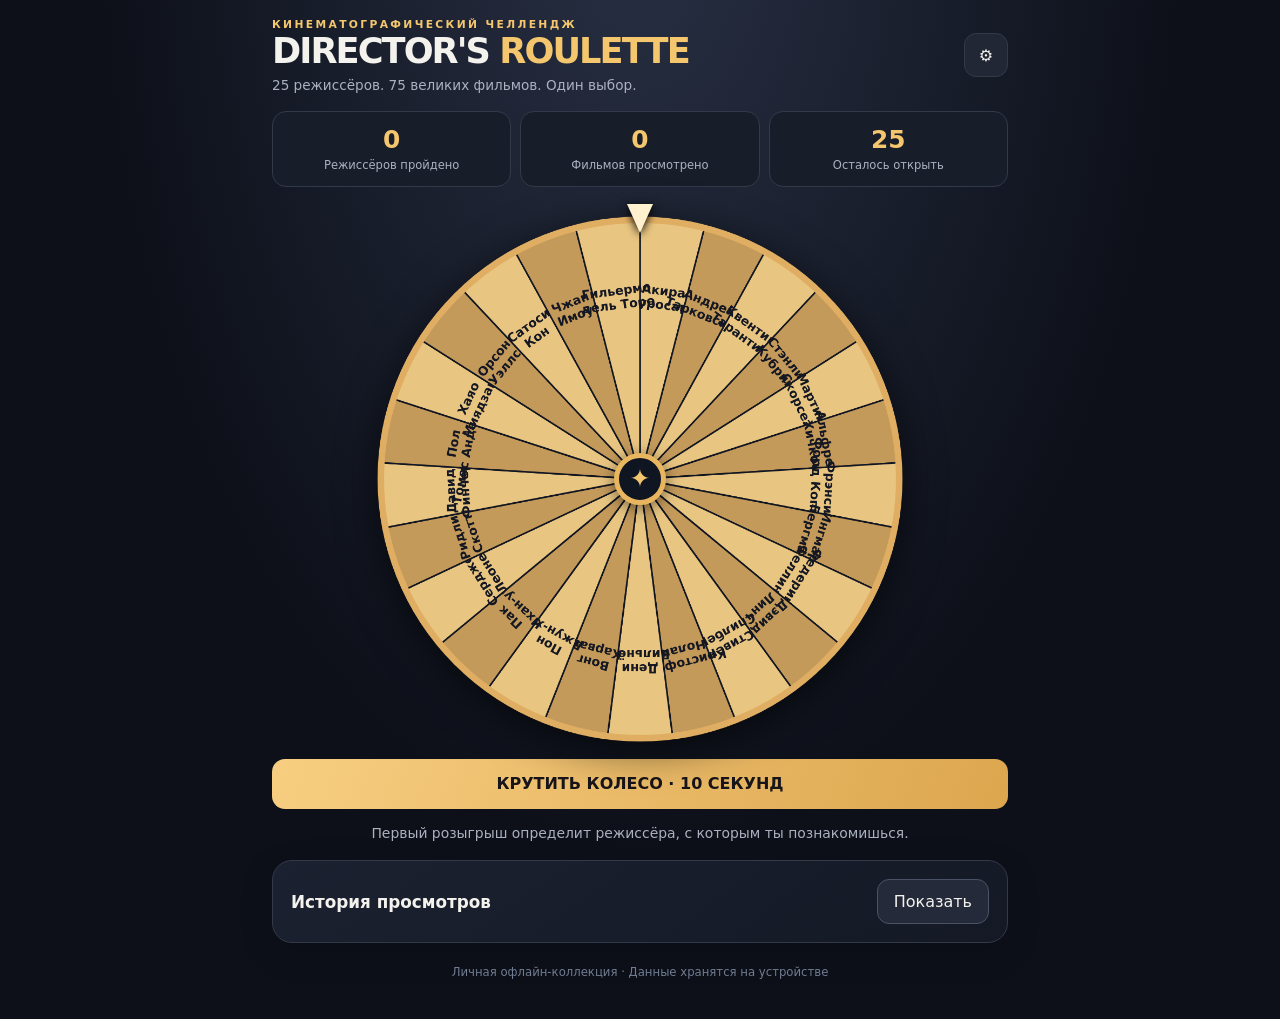
<file: directors_roulette/index.html>
<!doctype html><html lang="ru"><head><meta charset="utf-8"><meta name="viewport" content="width=device-width,initial-scale=1,viewport-fit=cover"><meta name="theme-color" content="#0d1019"><meta name="description" content="Киночеллендж: 25 режиссёров, 75 фильмов и колесо случайного выбора."><link rel="manifest" href="manifest.webmanifest"><title>Director's Roulette</title><style>
:root{color-scheme:dark;--bg:#0d1019;--panel:#171b27;--panel2:#1d2331;--line:#34394a;--gold:#f4c66d;--ink:#f4f2ed;--muted:#abb1c0;--green:#7fe1b0}*{box-sizing:border-box}html{min-height:100%;background:var(--bg)}body{margin:0;background:radial-gradient(ellipse at 50% -10%,#283044,#0d1019 60%);font-family:system-ui,-apple-system,'Segoe UI',Arial,sans-serif;color:var(--ink);min-height:100vh}button,a{font:inherit}button{cursor:pointer}button:disabled{opacity:.43;cursor:not-allowed}.app{width:min(100%,770px);margin:auto;padding:calc(18px + env(safe-area-inset-top)) 17px calc(40px + env(safe-area-inset-bottom))}header{display:flex;align-items:center;justify-content:space-between;gap:14px;margin-bottom:18px}.eyebrow{color:var(--gold);font-size:.67rem;letter-spacing:.22em;text-transform:uppercase;font-weight:800}.brand{font-size:clamp(1.55rem,6vw,2.2rem);font-weight:900;letter-spacing:-.055em;line-height:1.13}.subtitle{color:var(--muted);font-size:.85rem;margin-top:6px}button.icon{background:#222735;border:1px solid var(--line);color:var(--ink);border-radius:12px;min-width:44px;height:44px}.stats{display:grid;grid-template-columns:repeat(3,1fr);gap:9px;margin:15px 0 22px}.stat{border:1px solid var(--line);border-radius:14px;background:#181d2a;padding:13px 8px;text-align:center}.stat b{display:block;font-size:1.55rem;color:var(--gold)}.stat small{color:var(--muted);font-size:.72rem}.panel{background:linear-gradient(145deg,#1b2130,#141925);border:1px solid var(--line);border-radius:20px;padding:18px;margin-top:16px;box-shadow:0 10px 35px #0002}.wheel-shell{position:relative;width:min(100%,540px);margin:0 auto 10px;aspect-ratio:1}canvas{width:100%;height:100%;display:block;filter:drop-shadow(0 8px 20px #0009)}.pointer{position:absolute;top:-5px;left:50%;transform:translateX(-50%);width:0;height:0;border-left:13px solid transparent;border-right:13px solid transparent;border-top:29px solid #fff1cd;filter:drop-shadow(0 2px 4px #000);z-index:2}.wheel-center{position:absolute;left:50%;top:50%;transform:translate(-50%,-50%);display:grid;place-items:center;width:52px;height:52px;border-radius:50%;background:#101522;border:5px solid #e7b65e;color:var(--gold);font-size:25px;box-shadow:0 3px 15px #0008;pointer-events:none}.primary{background:linear-gradient(110deg,#f7ce81,#dca64e);color:#18151a;border:none;font-weight:800;padding:15px 18px;border-radius:13px;min-height:50px}.secondary{background:#242a39;border:1px solid #4a5265;color:var(--ink);padding:12px 16px;border-radius:12px}.danger{background:#49252d;border:1px solid #8a4654;color:#ffd5d7;padding:12px;border-radius:12px}.full{width:100%}.center{text-align:center}.hint{color:var(--muted);font-size:.87rem;line-height:1.55}.gold{color:var(--gold)}h2{font-size:1.45rem;margin:0 0 6px}h3{font-size:1.05rem;margin:20px 0 10px}p{line-height:1.64;font-size:.92rem;color:#d9dce5}.divider{border:0;border-top:1px solid var(--line);margin:20px 0}.hidden{display:none!important}.pill{display:inline-block;border:1px solid #685332;border-radius:30px;padding:5px 10px;background:#3d3324;color:#f5d08f;font-size:.75rem;font-weight:700;letter-spacing:.02em}.film{display:flex;gap:12px;align-items:flex-start;background:#222838;border:1px solid #3a4153;padding:14px 12px;border-radius:14px;margin:9px 0;cursor:pointer}.film input{accent-color:#ebbf71;width:22px;height:22px;margin:1px 0;flex:0 0 22px}.film strong{font-size:1rem}.film small{display:block;color:var(--muted);margin-top:3px;line-height:1.35}.film.watched{border-color:#44755e;background:#1b332c}.film.watched strong{text-decoration:line-through;text-decoration-color:#88b89e;color:#c8decf}.progress{height:9px;background:#3b4354;overflow:hidden;border-radius:9px;margin-top:11px}.progress>div{height:100%;width:0;background:linear-gradient(90deg,#b9914b,#f4d18d);transition:width .25s}.row{display:flex;justify-content:space-between;align-items:center;gap:10px}.link{color:var(--gold);text-decoration-color:#af8648;text-underline-offset:4px}.toast{position:fixed;bottom:20px;left:50%;transform:translateX(-50%);width:min(94vw,440px);border:1px solid #6c5938;background:#2f2b27;color:#ffdfaa;padding:12px 16px;border-radius:12px;z-index:10;text-align:center;box-shadow:0 8px 30px #0008}.history-item{border-bottom:1px solid var(--line);padding:12px 0}.history-item:last-child{border:0}.num{color:var(--gold);font-size:.75rem;font-weight:800;letter-spacing:.1em}dialog{border:1px solid var(--line);border-radius:18px;background:#202635;color:var(--ink);padding:21px;width:min(90vw,470px);box-shadow:0 25px 100px #000a}dialog::backdrop{background:#000b}.tiny{font-size:.76rem;color:var(--muted)}.finish{border:1px solid #5a7e62;background:#1b3328;padding:14px;border-radius:12px;color:#b5e9bd;margin-top:13px}.footer{text-align:center;color:#707c91;font-size:.73rem;margin-top:22px}*:focus-visible{outline:3px solid #f4c66d;outline-offset:3px}@media(prefers-reduced-motion:reduce){.progress>div{transition:none}}@media(max-width:380px){.film{padding:11px 9px}.stats{gap:6px}.app{padding-left:12px;padding-right:12px}}
</style></head><body><div class="app"><header><div><div class="eyebrow">Кинематографический челлендж</div><div class="brand">DIRECTOR'S <span class="gold">ROULETTE</span></div><div class="subtitle">25 режиссёров. 75 великих фильмов. Один выбор.</div></div><button class="icon" id="settingsBtn" aria-label="Настройки и сохранения">⚙</button></header><div class="stats"><div class="stat"><b id="doneDirectors">0</b><small>Режиссёров пройдено</small></div><div class="stat"><b id="doneFilms">0</b><small>Фильмов просмотрено</small></div><div class="stat"><b id="leftDirectors">25</b><small>Осталось открыть</small></div></div><section id="wheelSection"><div class="wheel-shell"><div class="pointer"></div><canvas id="wheel" width="1000" height="1000" role="img" aria-label="Колесо из двадцати пяти секторов с именами режиссёров"></canvas><div class="wheel-center">✦</div></div><button id="spinBtn" class="primary full">КРУТИТЬ КОЛЕСО · 10 СЕКУНД</button><p class="center hint" id="wheelHint">Первый розыгрыш определит режиссёра, с которым ты познакомишься.</p></section><section id="directorSection" class="panel hidden" aria-live="polite"><span class="pill" id="stagePill">Текущий режиссёр</span><h2 style="margin-top:13px" id="directorName"></h2><div class="hint" id="directorMeta"></div><p id="directorBio"></p><h3>Почему он важен</h3><p id="directorImpact"></p><h3>Награды и признание</h3><p id="directorHonors"></p><a id="wikiLink" class="link" target="_blank" rel="noopener noreferrer">Читать в Википедии ↗</a><hr class="divider"><div class="row"><h3 style="margin:0">Три обязательных фильма</h3><span class="pill" id="filmCounter">0 / 3</span></div><p class="hint">Отмечай после просмотра. Новый режиссёр недоступен, пока все три фильма не просмотрены.</p><div id="filmList"></div><div class="progress" aria-label="Прогресс просмотра"><div id="progressInner"></div></div><div id="completeArea" style="margin-top:18px"></div></section><section class="panel"><div class="row"><h3 style="margin:0">История просмотров</h3><button class="secondary" id="historyToggle" aria-expanded="false">Показать</button></div><div id="historyBox" class="hidden"></div></section><div class="footer">Личная офлайн-коллекция · Данные хранятся на устройстве</div></div><dialog id="settings"><h2>Настройки</h2><p class="hint">Прогресс хранится в браузере этого устройства. Создавай резервную копию перед очисткой данных браузера или переносом приложения.</p><button class="secondary full" id="exportBtn">⬇ Экспортировать сохранение</button><p><label class="secondary" style="display:block;text-align:center;cursor:pointer">⬆ Импортировать сохранение<input id="importInput" type="file" accept="application/json,.json" style="display:none"></label></p><button class="danger full" id="resetBtn">Сбросить весь прогресс</button><p style="margin-top:16px"><button class="secondary full" id="settingsClose">Закрыть</button></p></dialog><div id="toast" class="toast hidden" role="status"></div>
<script>
'use strict';
// Встроенные авторские аннотации; wiki-ссылки открываются только по желанию.
const D=[
['Акира Куросава','Япония','1910–1998','Начинал художником, затем работал ассистентом режиссёра и снял первый фильм в 1943 году. Мировое признание принесло «Расёмон».','Соединил динамичный монтаж, гуманистическую драму и самурайский эпос; повлиял на вестерны и современное приключенческое кино.','«Золотой лев» за «Расёмон»; почётный «Оскар» (1990).','Акира Куросава',[['Расёмон',1950,'Четыре взгляда на одно преступление'],['Семь самураев',1954,'Эталон приключенческого эпоса'],['Ран',1985,'Трагедия власти в самурайском мире']]],
['Андрей Тарковский','СССР','1932–1986','Учился во ВГИКе; прославился фильмом «Иваново детство». Позднее работал в Италии и Швеции.','Создал медитативный киноязык, в котором время, память, вера и пространство важнее привычного действия.','«Золотой лев» Венеции за «Иваново детство»; призы Каннского фестиваля.','Андрей Тарковский',[['Андрей Рублёв',1966,'Искусство и вера в эпоху жестокости'],['Солярис',1972,'Фантастика о памяти и вине'],['Сталкер',1979,'Путешествие в Зону и внутрь себя']]],
['Квентин Тарантино','США','1963–','Работал в видеопрокате и прославился независимым дебютом «Бешеные псы».','Узнаваемые диалоги, нелинейный сюжет, жанровые цитаты, музыкальные находки и взрывное напряжение.','Два «Оскара» за оригинальные сценарии; «Золотая пальмовая ветвь» за «Криминальное чтиво».','Квентин Тарантино',[['Бешеные псы',1992,'Криминальная история, рассказанная наизнанку'],['Криминальное чтиво',1994,'Нелинейная классика 1990-х'],['Бесславные ублюдки',2009,'Альтернативная история и саспенс']]],
['Стэнли Кубрик','США / Великобритания','1928–1999','Начинал фотографом; снимал фильмы разных жанров, предельно контролируя детали производства.','Радикально обновлял язык фантастики, хоррора, исторической драмы и сатиры.','«Оскар» за визуальные эффекты фильма «2001: Космическая одиссея»; многочисленные номинации.','Стэнли Кубрик',[['Доктор Стрейнджлав',1964,'Чёрная комедия о ядерной угрозе'],['2001 год: Космическая одиссея',1968,'Новый масштаб фантастического кино'],['Сияние',1980,'Страх, пространство и одержимость']]],
['Мартин Скорсезе','США','1942–','Вырос в Нью-Йорке, учился кино и стал ключевой фигурой Нового Голливуда.','Его кино исследует вину, насилие, веру и американские мифы через энергичный монтаж и музыку.','«Оскар» за режиссуру фильма «Отступники» (2006).','Мартин Скорсезе',[['Таксист',1976,'Одиночество и насилие большого города'],['Бешеный бык',1980,'Жестокий портрет боксёра'],['Славные парни',1990,'Виртуозная хроника мафии']]],
['Альфред Хичкок','Великобритания / США','1899–1980','Начал карьеру в британском немом кино, затем стал голливудским мастером триллера.','Научил зрителя бояться того, что ещё не случилось: монтаж, точка зрения и саспенс стали его инструментами.','Премия Ирвинга Тальберга Американской киноакадемии; пять номинаций на режиссёрский «Оскар».','Альфред Хичкок',[['Окно во двор',1954,'Подглядывание как детектив'],['Головокружение',1958,'Одержимость и иллюзии'],['Психо',1960,'Фильм, переписавший правила триллера']]],
['Фрэнсис Форд Коппола','США','1939–','Один из лидеров Нового Голливуда; создал студию American Zoetrope.','Семейная сага, власть и моральный распад в его фильмах обрели оперный размах.','Пять «Оскаров» за сценарий, режиссуру и продюсирование; две «Золотые пальмовые ветви».','Фрэнсис Форд Коппола',[['Крёстный отец',1972,'Канон гангстерской саги'],['Крёстный отец 2',1974,'Семейная трагедия через два поколения'],['Апокалипсис сегодня',1979,'Путешествие в безумие войны']]],
['Ингмар Бергман','Швеция','1918–2007','Работал в театре и кино, собрал постоянную труппу актёров.','Сделал внутренний мир человека, отношения и страх смерти предметом визуально смелого кино.','Многочисленные премии Каннского фестиваля; три его фильма получили «Оскар» за иностранный фильм.','Ингмар Бергман',[['Седьмая печать',1957,'Рыцарь играет в шахматы со Смертью'],['Персона',1966,'Личность, молчание и зеркала'],['Фанни и Александр',1982,'Семейная эпопея и волшебство детства']]],
['Федерико Феллини','Италия','1920–1993','Начинал карикатуристом и сценаристом, затем прошёл путь от неореализма к фантазии.','Превратил личные воспоминания, сны и цирковую образность в самостоятельный кинематографический мир.','Четыре «Оскара» его фильмам за иностранный фильм; почётный «Оскар».','Федерико Феллини',[['Дорога',1954,'Поэтичная притча о странствующих артистах'],['Сладкая жизнь',1960,'Рим, знаменитости и духовная пустота'],['Восемь с половиной',1963,'Фильм о невозможности снять фильм']]],
['Дэвид Линч','США','1946–2025','Изучал живопись; культовый дебют «Голова-ластик» открыл путь в большое кино.','Смешивал пригородную обыденность, кошмар, загадку и звук в совершенно особое кино.','Почётный «Оскар» (2019); «Золотая пальмовая ветвь» за «Дикие сердцем».','Дэвид Линч',[['Синий бархат',1986,'Тьма за фасадом американского городка'],['Шоссе в никуда',1997,'Лабиринт идентичности'],['Малхолланд Драйв',2001,'Голливуд как сон и кошмар']]],
['Стивен Спилберг','США','1946–','С раннего возраста снимал на камеру; в 1970-х переопределил массовое приключенческое кино.','Сочетает зрелищность с ясной драматургией и эмоциональной вовлечённостью.','Три «Оскара» за режиссуру и лучший фильм; множество наград киноиндустрии.','Стивен Спилберг',[['Челюсти',1975,'Рождение летнего блокбастера'],['Индиана Джонс: В поисках утраченного ковчега',1981,'Приключенческий идеал'],['Список Шиндлера',1993,'Историческая трагедия и человеческий выбор']]],
['Кристофер Нолан','Великобритания / США','1970–','Стал известен независимой картиной «Помни», затем перешёл к крупнобюджетному кино.','Строит зрелищные головоломки о времени, памяти, ответственности и восприятии.','«Оскар» за режиссуру «Оппенгеймера» (2023); фильм также получил «Оскар» как лучший.','Кристофер Нолан',[['Помни',2000,'Детектив с обратной хронологией'],['Начало',2010,'Ограбление внутри снов'],['Оппенгеймер',2023,'История науки, власти и вины']]],
['Дени Вильнёв','Канада','1967–','Вырос в Квебеке; перешёл от франкоязычных драм к масштабным международным постановкам.','Отличается монументальными кадрами, тревожной атмосферой и вниманием к человеческому выбору.','Номинация на «Оскар» за режиссуру «Прибытия»; фестивальное признание.','Дени Вильнёв',[['Пленницы',2013,'Моральная дилемма в детективе'],['Прибытие',2016,'Фантастика о языке и времени'],['Бегущий по лезвию 2049',2017,'Продолжение киберпанк-классики']]],
['Вонг Карвай','Гонконг','1958–','Начинал сценаристом; выработал экспрессивный стиль совместно с оператором Кристофером Дойлом и другими соавторами.','Неоновый свет, музыка, замедленное движение и чувство упущенной близости стали его подписью.','Приз Каннского фестиваля за режиссуру фильма «Счастливы вместе» (1997).','Вонг Карвай',[['Чунгкингский экспресс',1994,'Любовь и одиночество в шумном городе'],['Счастливы вместе',1997,'Непростая близость в путешествии'],['Любовное настроение',2000,'Невысказанные чувства и утраченный момент']]],
['Пон Джун-хо','Южная Корея','1969–','Начал с жанрового кино, совмещая социальную сатиру с триллерами и фантастикой.','Заставляет зрителя смеяться, ужасаться и замечать классовые границы в одном фильме.','«Золотая пальмовая ветвь» и четыре «Оскара» фильму «Паразиты».','Пон Джун-хо',[['Воспоминания об убийстве',2003,'Детектив о бессилии системы'],['Сквозь снег',2013,'Классовая аллегория в поезде'],['Паразиты',2019,'Триллер о социальном неравенстве']]],
['Пак Чхан-ук','Южная Корея','1963–','Был кинокритиком, затем создал международно известные психологические триллеры.','Его кино соединяет моральные парадоксы, яркую композицию и эмоционально сложные истории.','Гран-при Канн за «Олдбой»; приз Канн за режиссуру «Решения уйти».','Пак Чхан-ук',[['Олдбой',2003,'Месть и разрушительная тайна'],['Служанка',2016,'Изящная история обмана и любви'],['Решение уйти',2022,'Детектив, превращающийся в мелодраму']]],
['Серджо Леоне','Италия','1929–1989','Переосмыслил американский вестерн в Италии и создал культовые фильмы с музыкой Эннио Морриконе.','Изобрёл эпическую дуэль взглядов, пауз и крупных планов в спагетти-вестерне.','Международное культовое признание и огромное влияние на жанровое кино.','Серджо Леоне',[['За пригоршню долларов',1964,'Новый тип вестерна'],['Хороший, плохой, злой',1966,'Иконический спагетти-вестерн'],['Однажды на Диком Западе',1968,'Опера о конце старого Запада']]],
['Ридли Скотт','Великобритания','1937–','Начинал с телевидения и рекламы; быстро стал одним из главных создателей визуальных миров.','Соединяет реалистичные детали, мощный визуальный дизайн и жанровое напряжение.','Номинации на «Оскар» за режиссуру; «Гладиатор» получил «Оскар» за лучший фильм.','Ридли Скотт',[['Чужой',1979,'Космический хоррор'],['Бегущий по лезвию',1982,'Философский киберпанк'],['Гладиатор',2000,'Возвращение исторического эпоса']]],
['Дэвид Финчер','США','1962–','Снимал музыкальные клипы и рекламу, затем стал мастером мрачных психологических историй.','Знаменит точным монтажом, холодной эстетикой и темами контроля и одержимости.','Многократные номинации на «Оскар» за режиссуру; премии за телевизионные проекты.','Дэвид Финчер',[['Семь',1995,'Мрачный криминальный триллер'],['Бойцовский клуб',1999,'Сатира и кризис идентичности'],['Зодиак',2007,'Одержимость поиском убийцы']]],
['Пол Томас Андерсон','США','1970–','Начал с независимого кино в 1990-х, прославился сложными ансамблевыми драмами.','Работает с актёрской игрой, длинными сценами и конфликтами власти, любви и амбиций.','«Золотой медведь» Берлинале за «Магнолию»; награды Канн и Венеции.','Пол Томас Андерсон',[['Ночи в стиле буги',1997,'Взлёт и падение семьи из киноиндустрии'],['Магнолия',1999,'Судьбы, вина и прощение'],['Нефть',2007,'Портрет разрушительной амбиции']]],
['Хаяо Миядзаки','Япония','1941–','Один из основателей Studio Ghibli, аниматор и режиссёр авторских полнометражных фильмов.','Создал миры, где приключение, экология, взросление и доброта существуют без простых ответов.','«Оскары» фильмам «Унесённые призраками» и «Мальчик и птица»; почётный «Оскар».','Хаяо Миядзаки',[['Навсикая из Долины ветров',1984,'Экологическая фантазия'],['Принцесса Мононоке',1997,'Человек и природа без простых злодеев'],['Унесённые призраками',2001,'Волшебный мир и взросление']]],
['Орсон Уэллс','США','1915–1985','Заявил о себе на радио и в театре, затем дебютировал в Голливуде фильмом «Гражданин Кейн».','Переосмыслил монтаж, глубинную композицию кадра и ненадёжное повествование.','«Оскар» за сценарий «Гражданина Кейна»; почётный «Оскар».','Орсон Уэллс',[['Гражданин Кейн',1941,'Революционная биография медиамагната'],['Леди из Шанхая',1947,'Нуар и зеркальный лабиринт'],['Печать зла',1958,'Виртуозный криминальный нуар']]],
['Сатоси Кон','Япония','1963–2010','Был мангакой и аниматором; снял несколько выдающихся психологических аниме-фильмов.','Размывал границу сна и реальности, повлияв на визуальный язык психологической фантастики.','Международные фестивальные награды и культовый статус в анимации.','Сатоси Кон',[['Истинная грусть',1997,'Паранойя и цена славы'],['Актриса тысячелетия',2001,'Память через историю кино'],['Паприка',2006,'Сны, вторгшиеся в реальность']]],
['Чжан Имоу','Китай','1950–','Оператор по образованию, стал одним из ведущих режиссёров китайского кино.','Его фильмы известны выразительным цветом, масштабной хореографией и драмами о долге и власти.','«Золотой медведь» за «Красный гаолян»; «Серебряный лев» за «Подними красный фонарь»; «Золотой лев» за «Ни одним меньше».','Чжан Имоу',[['Красный гаолян',1987,'Историческая драма и яркий цвет'],['Подними красный фонарь',1991,'Власть и ритуалы замкнутого мира'],['Герой',2002,'Боевые искусства как визуальная поэзия']]],
['Гильермо дель Торо','Мексика','1964–','С юности интересовался гримом и монстрами; стал режиссёром сказочных и готических историй.','Его чудовища часто человечнее людей, а фантазия помогает говорить о жестокости и любви.','«Оскары» за режиссуру и лучший фильм «Форма воды»; «Оскар» за анимационный фильм «Пиноккио Гильермо дель Торо».','Гильермо дель Торо',[['Хребет дьявола',2001,'Готическая история о призраках и войне'],['Лабиринт Фавна',2006,'Тёмная сказка о сопротивлении'],['Форма воды',2017,'Необычная фантастическая мелодрама']]]
];
const KEY='directors-roulette-save-v1';const ids=()=>D.map((_,i)=>i);const blank=()=>({version:1,current:null,watched:{},completed:[],history:[]});let state=readSave();let spinning=false,rotation=0,historyOpen=false;const $=id=>document.getElementById(id);const N=D.length;const canvas=$('wheel'),ctx=canvas.getContext('2d');let toastTimer;
function valid(s){if(!s||s.version!==1||!Array.isArray(s.completed)||!Array.isArray(s.history)||typeof s.watched!=='object'||s.watched===null)return false;const ok=i=>Number.isInteger(i)&&i>=0&&i<N;if(s.current!==null&&!ok(s.current))return false;if(new Set(s.completed).size!==s.completed.length||!s.completed.every(ok))return false;if(s.current!==null&&s.completed.includes(s.current))return false;if(!Object.entries(s.watched).every(([k,v])=>ok(Number(k))&&Array.isArray(v)&&v.length===3&&v.every(x=>typeof x==='boolean')))return false;if(!s.history.every(h=>h&&ok(h.id)&&typeof h.date==='string'))return false;return true}
function readSave(){try{const raw=localStorage.getItem(KEY);if(!raw)return blank();const s=JSON.parse(raw);return valid(s)?s:blank()}catch(e){return blank()}}
function save(){try{localStorage.setItem(KEY,JSON.stringify(state));return true}catch(e){toast('Не удалось сохранить прогресс: проверь настройки браузера.');return false}}
function esc(s){return String(s).replace(/[&<>"']/g,c=>({'&':'&amp;','<':'&lt;','>':'&gt;','"':'&quot;',"'":'&#39;'}[c]))}
function toast(msg){$('toast').textContent=msg;$('toast').classList.remove('hidden');clearTimeout(toastTimer);toastTimer=setTimeout(()=>$('toast').classList.add('hidden'),3800)}
function drawWheel(){const w=1000,c=w/2,r=480,step=Math.PI*2/N;ctx.clearRect(0,0,w,w);ctx.save();ctx.translate(c,c);ctx.rotate(rotation);for(let i=0;i<N;i++){const a=-Math.PI/2+i*step,b=a+step,completed=state.completed.includes(i);ctx.beginPath();ctx.moveTo(0,0);ctx.arc(0,0,r,a,b);ctx.closePath();ctx.fillStyle=completed?'#313847':i%2?'#c49a5b':'#e8c581';ctx.fill();ctx.lineWidth=3;ctx.strokeStyle='#101521';ctx.stroke();ctx.save();ctx.rotate(a+step/2);ctx.translate(r*.69,0);ctx.rotate(Math.PI/2);ctx.fillStyle=completed?'#8690a0':'#151822';ctx.font='700 23px system-ui';ctx.textAlign='center';const words=D[i][0].split(' ');if(words.length>1){ctx.fillText(words[0],0,-12);ctx.fillText(words.slice(1).join(' '),0,14)}else{ctx.fillText(words[0],0,0)}ctx.restore()}ctx.beginPath();ctx.arc(0,0,r,0,Math.PI*2);ctx.lineWidth=12;ctx.strokeStyle='#e0ae63';ctx.stroke();ctx.restore()}
function refresh(){const count=state.completed.length,watched=state.completed.length*3+(state.current===null?0:(state.watched[state.current]||[]).filter(Boolean).length);$('doneDirectors').textContent=count;$('doneFilms').textContent=watched;$('leftDirectors').textContent=N-count;const active=state.current!==null;$('wheelSection').classList.toggle('hidden',active||count===N);$('directorSection').classList.toggle('hidden',!active);if(active)renderDirector();if(count===N&&!active){$('wheelSection').classList.remove('hidden');$('spinBtn').classList.add('hidden');$('wheelHint').innerHTML='<strong class="gold">Все 25 режиссёров пройдены!</strong> Ты завершил 75-фильмовый марафон. История сохранена ниже.'}else{$('spinBtn').classList.remove('hidden');$('spinBtn').disabled=spinning;$('wheelHint').textContent=spinning?'Определяем судьбу твоего следующего кинопутешествия…':'Первый розыгрыш определит режиссёра, с которым ты познакомишься.'}renderHistory();drawWheel()}
function renderDirector(){const id=state.current,d=D[id],watched=state.watched[id]||[false,false,false],cnt=watched.filter(Boolean).length;$('directorName').textContent=d[0];$('directorMeta').textContent=d[1]+' · '+d[2];$('directorBio').textContent=d[3];$('directorImpact').textContent=d[4];$('directorHonors').textContent=d[5];$('wikiLink').href='https://ru.wikipedia.org/wiki/'+encodeURIComponent(d[6].replace(/ /g,'_'));$('filmCounter').textContent=cnt+' / 3';$('progressInner').style.width=(cnt/3*100)+'%';$('filmList').innerHTML=d[7].map((f,i)=>'<label class="film '+(watched[i]?'watched':'')+'"><input type="checkbox" data-film="'+i+'" '+(watched[i]?'checked':'')+'><span><strong>'+esc(f[0])+'</strong><small>'+f[1]+' · '+esc(f[2])+'</small></span></label>').join('');$('filmList').querySelectorAll('input').forEach(el=>el.addEventListener('change',()=>{const i=Number(el.dataset.film);const old=[...(state.watched[id]||[false,false,false])];old[i]=el.checked;state.watched[id]=old;save();refresh()}));$('completeArea').innerHTML=cnt===3?'<div class="finish">✓ Все три фильма просмотрены! Можно переходить к следующему режиссёру.</div><button id="finishBtn" class="primary full" style="margin-top:12px">ЗАВЕРШИТЬ И ОТКРЫТЬ КОЛЕСО</button>':'<button class="secondary full" disabled>🔒 Следующий розыгрыш: сначала 3 фильма</button>';
if(cnt===3)$('finishBtn').addEventListener('click',()=>{if(!confirm('Завершить режиссёра и открыть следующий розыгрыш?'))return;if((state.watched[id]||[]).every(Boolean)){state.completed.push(id);state.history.push({id,date:new Date().toISOString()});state.current=null;save();refresh();window.scrollTo({top:0,behavior:'smooth'});toast('Режиссёр пройден! Следующий розыгрыш открыт.')}})}
function renderHistory(){const arr=[...state.history].reverse();$('historyToggle').textContent=historyOpen?'Скрыть':'Показать';$('historyToggle').setAttribute('aria-expanded',String(historyOpen));$('historyBox').classList.toggle('hidden',!historyOpen);$('historyBox').innerHTML=arr.length?arr.map((h,i)=>'<div class="history-item"><span class="num">'+String(arr.length-i).padStart(2,'0')+'</span> <strong>'+esc(D[h.id][0])+'</strong><div class="tiny">3 фильма · '+esc(new Date(h.date).toLocaleDateString('ru-RU'))+'</div></div>').join(''):'<p class="hint">Здесь появятся завершённые режиссёры.</p>'}
function ease(t){return 1-Math.pow(1-t,5)}
function spin(){if(spinning||state.current!==null||state.completed.length===N)return;const available=ids().filter(i=>!state.completed.includes(i));const chosen=available[Math.floor(Math.random()*available.length)];spinning=true;const base=rotation,start=performance.now(),duration=10000,step=2*Math.PI/N;const targetModulo=((-(chosen+.5)*step)%(Math.PI*2)+Math.PI*2)%(Math.PI*2);const normalized=((base%(Math.PI*2))+Math.PI*2)%(Math.PI*2);const delta=((targetModulo-normalized)%(Math.PI*2)+Math.PI*2)%(Math.PI*2);const target=base+Math.PI*2*7+delta;$('spinBtn').disabled=true;$('wheelHint').textContent='Колесо вращается…';function frame(now){const t=Math.min(1,(now-start)/duration);rotation=base+(target-base)*ease(t);drawWheel();if(t<1){requestAnimationFrame(frame)}else{rotation=target%(Math.PI*2);state.current=chosen;state.watched[chosen]=[false,false,false];spinning=false;save();refresh();toast('Выпал режиссёр: '+D[chosen][0]);$('directorSection').scrollIntoView({behavior:'smooth',block:'start'})}}requestAnimationFrame(frame)}
$('spinBtn').addEventListener('click',spin);$('historyToggle').addEventListener('click',()=>{historyOpen=!historyOpen;renderHistory()});$('settingsBtn').addEventListener('click',()=>$('settings').showModal());$('settingsClose').addEventListener('click',()=>$('settings').close());$('exportBtn').addEventListener('click',()=>{const payload=JSON.stringify({...state,exportedAt:new Date().toISOString()},null,2);const blob=new Blob([payload],{type:'application/json'}),url=URL.createObjectURL(blob),a=document.createElement('a');a.href=url;a.download='directors-roulette-save-'+new Date().toISOString().slice(0,10)+'.json';document.body.append(a);a.click();a.remove();setTimeout(()=>URL.revokeObjectURL(url),1000)});$('importInput').addEventListener('change',async e=>{const f=e.target.files[0];if(!f)return;try{if(f.size>100000)throw Error('Слишком большой файл');const s=JSON.parse(await f.text());if(!valid(s))throw Error('Неверный формат сохранения');if(confirm('Заменить текущий прогресс данными из файла?')){state={version:1,current:s.current,watched:s.watched,completed:s.completed,history:s.history};save();refresh();$('settings').close();toast('Прогресс восстановлен')}}catch(err){toast('Ошибка импорта: '+err.message)}e.target.value=''});$('resetBtn').addEventListener('click',()=>{if(!confirm('Удалить весь прогресс: 25 режиссёров и все отметки?'))return;if(!confirm('Точно сбросить? Это действие нельзя отменить без резервной копии.'))return;state=blank();save();rotation=0;refresh();$('settings').close();toast('Прогресс сброшен')});refresh();if('serviceWorker' in navigator&&location.protocol.startsWith('http'))window.addEventListener('load',()=>navigator.serviceWorker.register('./sw.js').catch(()=>{}));
</script></body></html>
</file>
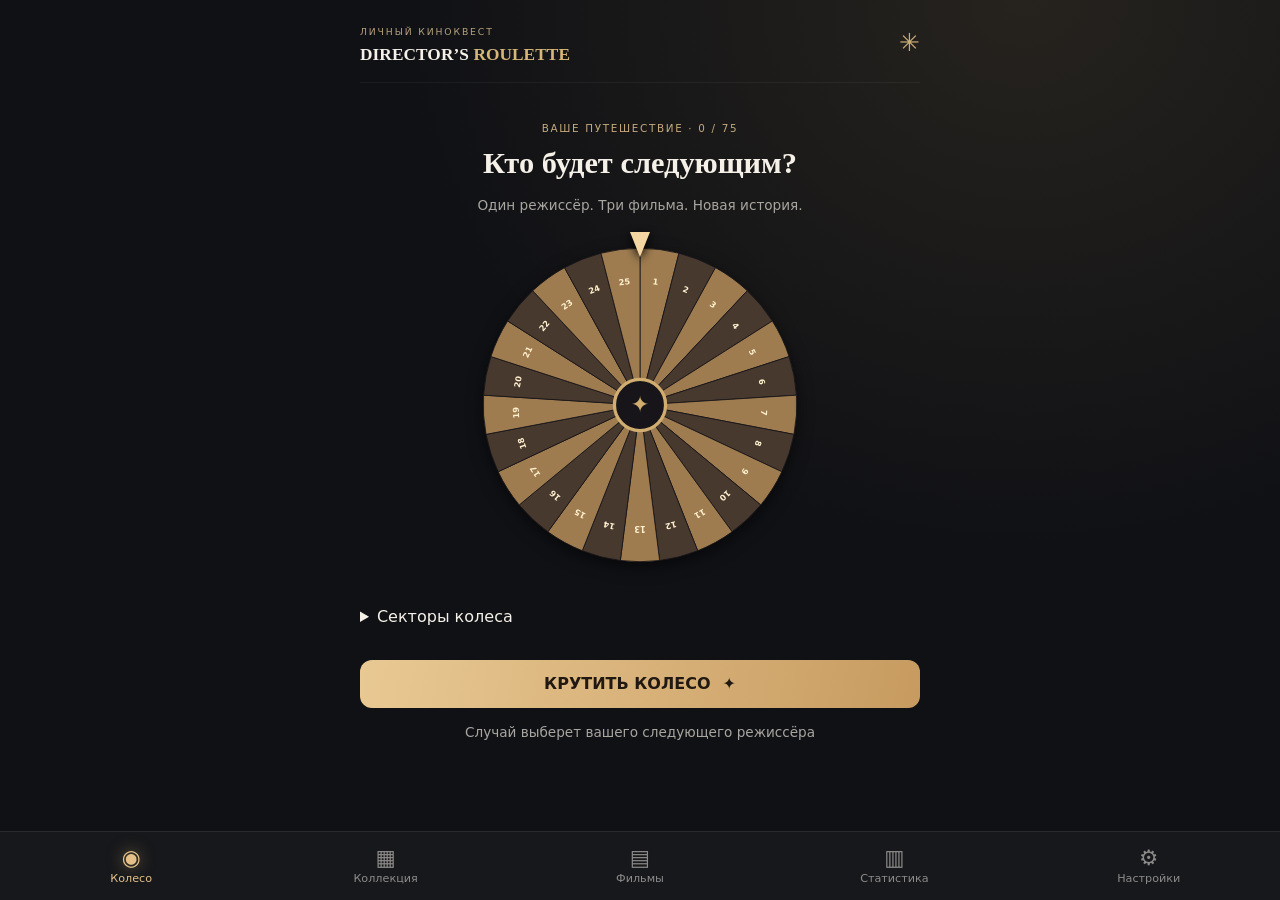
<file: app/src/main/assets/index.html>
<!doctype html><html lang="ru"><head><meta charset="utf-8"><meta name="viewport" content="width=device-width,initial-scale=1,viewport-fit=cover"><meta name="theme-color" content="#101115"><title>Director’s Roulette</title><link rel="stylesheet" href="style.css"></head><body><main><header class="app-header"><div><small>ЛИЧНЫЙ КИНОКВЕСТ</small><h1>DIRECTOR’S <em>ROULETTE</em></h1></div><span class="header-mark" aria-hidden="true">✳</span></header><section id="content"></section></main><nav class="bottom-nav" aria-label="Основная навигация"><button data-page="home"><span aria-hidden="true">◉</span><small>Колесо</small></button><button data-page="collection"><span aria-hidden="true">▦</span><small>Коллекция</small></button><button data-page="library"><span aria-hidden="true">▤</span><small>Фильмы</small></button><button data-page="stats"><span aria-hidden="true">▥</span><small>Статистика</small></button><button data-page="settings"><span aria-hidden="true">⚙</span><small>Настройки</small></button></nav><dialog id="rewardDialog" aria-labelledby="rewardTitle"></dialog><dialog id="filmDialog" aria-label="Информация о фильме"></dialog><dialog id="actionDialog" aria-labelledby="actionTitle"></dialog><script src="engine.js"></script><script src="wheel.js"></script><script src="achievements.js"></script><script src="app.js"></script></body></html>
</file>
<file: app/src/main/assets/style.css>
:root{color-scheme:dark;font:16px system-ui;background:#101015;color:#f3ece0}*{box-sizing:border-box}body{margin:0;background:radial-gradient(circle at top,#302921,#101015 48%)}main{max-width:700px;margin:auto;padding:20px 16px 60px}h1{font-family:Georgia,serif;font-size:clamp(1.7rem,7vw,2.7rem);line-height:1.1;letter-spacing:-.04em}em,small{color:#d6b778}em{font-style:normal}p{color:#c9c0b2;line-height:1.55}nav{display:flex;gap:6px;overflow-x:auto;padding:10px 0}button,select{font:inherit;color:inherit;background:#27232a;border:1px solid #625341;border-radius:12px;padding:12px;min-height:48px}button{cursor:pointer}button:disabled{opacity:.45}button.primary{background:#d1ad70;color:#17120c;font-weight:700;width:100%;border:0}.card{padding:20px;border:1px solid #4a4035;background:#1c1b20;border-radius:18px;margin:14px 0}.film{padding:16px 0;border-top:1px solid #453d34}.film button{margin:6px 6px 0 0}.wheel{width:min(76vw,320px);aspect-ratio:1;border-radius:50%;margin:20px auto;border:9px solid #c3a16a;background:repeating-conic-gradient(#8c6c46 0deg 7.2deg,#332a28 7.2deg 14.4deg);box-shadow:0 0 0 7px #302a27;display:grid;place-items:center}.wheel span{background:#17151a;border:3px solid #d1ad70;border-radius:50%;padding:26px;color:#d1ad70}h2,h3{font-family:Georgia,serif}label{display:block;margin:14px 0}input[type=file]{max-width:100%}
.wheel-wrap{position:relative;width:min(76vw,320px);margin:20px auto}.wheel-svg{display:block;width:100%;filter:drop-shadow(0 5px 8px #0008)}.wheel-pointer{position:absolute;top:-8px;left:50%;transform:translateX(-50%);width:0;height:0;border-left:10px solid transparent;border-right:10px solid transparent;border-top:25px solid #ffe1a3;z-index:1}.wheel-list{columns:2;padding-left:25px;color:#ded0b8;font-size:.85rem}.wheel-list li{padding:4px}

dialog{max-width:min(90vw,480px);border:1px solid #625341;border-radius:16px;background:#1c1b20;color:#f3ece0;padding:24px}dialog::backdrop{background:#000b}summary{cursor:pointer;padding:12px 0}li{line-height:1.6}
.reward-preview{margin:24px -4px 0;padding:20px;border:1px solid #82653e;border-radius:18px;background:linear-gradient(135deg,#3c3023,#211e20 70%)}.reward-preview-heading{display:flex;justify-content:space-between;align-items:center}.reward-preview-heading h3{margin:6px 0 14px;font-size:1.4rem}.reward-preview-heading>strong{font:700 2rem Georgia,serif;color:#f0cd88}.reward-preview-heading>strong span{font:400 .9rem system-ui;color:#c9bca8}.reward-preview-row,.reward-progress-label{display:flex;justify-content:space-between;gap:12px;margin:12px 0;color:#c9c0b2;font-size:.85rem}.reward-preview-row b{color:#f4e6ce;text-align:right}.reward-link{width:100%;margin-top:15px;background:#d1ad70;color:#17120c;font-weight:700;display:flex;justify-content:space-between}.reward-hero{padding:24px 4px 8px}.reward-hero h2{font-size:2rem;margin:8px 0}.reward-total{display:flex;align-items:center;gap:12px;color:#d8c4a2}.reward-total strong{font:700 3rem Georgia,serif;color:#efcc86}.reward-category{margin:30px 0}.reward-category>h3{font-size:1.25rem;margin:0 0 12px}.reward-grid{display:grid;grid-template-columns:repeat(2,minmax(0,1fr));gap:10px}.reward-card{min-width:0;padding:16px;border:1px solid #50483f;border-radius:16px;background:#211f23;display:flex;flex-direction:column}.reward-card.is-unlocked{border-color:#b48d53;background:linear-gradient(145deg,#50402b,#242025);box-shadow:0 5px 20px #0005}.reward-card.is-locked{background:#1a191d;border-color:#39363a}.reward-card-top{display:flex;justify-content:space-between;align-items:center;gap:6px}.reward-icon{display:grid;place-items:center;width:48px;height:48px;flex:none;border-radius:50%;font-size:1.6rem;background:#353034;color:#b1a79b}.is-unlocked .reward-icon{background:#d3ad6d;color:#30200c;box-shadow:0 0 20px #dfb66155}.reward-status{font-size:.72rem;color:#aaa29a;text-align:right}.is-unlocked .reward-status{color:#f5d395}.reward-card h3{font-size:1.06rem;margin:16px 0 4px;overflow-wrap:anywhere}.reward-card p{font-size:.84rem;line-height:1.45;margin:0 0 16px;color:#c9c0b2}.reward-card .reward-progress,.reward-card .reward-date{margin-top:auto}.reward-date{color:#e2c794;font-size:.8rem}.reward-progress-label{margin:8px 0 5px;font-size:.75rem}.reward-progress progress{display:block;width:100%;height:7px;accent-color:#d5b170}.reward-progress progress::-webkit-progress-bar{background:#49413a;border-radius:8px}.reward-progress progress::-webkit-progress-value{background:#d5b170;border-radius:8px}.reward-celebration{text-align:center;min-width:min(75vw,320px)}.reward-celebration h2{font-size:1.8rem}.reward-medal{display:grid;place-items:center;width:104px;height:104px;margin:24px auto;border:3px solid #f4d599;border-radius:50%;background:radial-gradient(circle at 30% 25%,#ffe5a4,#b57c36);color:#40270d;font-size:3rem;box-shadow:0 0 0 10px #c3924933,0 0 45px #d5a45288}.reward-celebration .primary{margin-top:24px}@media(max-width:340px){.reward-grid{grid-template-columns:1fr}}
/* Mobile app shell */
:root{background:#101115;color:#f5f0e8}html{min-width:0;overflow-x:hidden}body{min-width:0;background:radial-gradient(ellipse at 80% 0,#26231e 0,#101115 43%);overflow-x:hidden}main{max-width:600px;padding:calc(16px + env(safe-area-inset-top)) 20px calc(102px + env(safe-area-inset-bottom));min-height:100dvh}.app-header{display:flex;justify-content:space-between;align-items:center;margin:0 0 28px;padding:4px 0 18px;border-bottom:1px solid #ffffff0c}.app-header small{font-size:.58rem;letter-spacing:.2em;color:#b6a17d}.app-header h1{font-size:1.08rem;letter-spacing:.005em;margin:6px 0 0;font-family:Georgia,serif}.header-mark{font-size:1.55rem;color:#c9ab78}.bottom-nav{position:fixed;z-index:20;bottom:0;left:0;right:0;display:grid;grid-template-columns:repeat(5,minmax(0,1fr));gap:0;padding:7px max(4px,env(safe-area-inset-right)) calc(7px + env(safe-area-inset-bottom)) max(4px,env(safe-area-inset-left));background:#18191df5;border-top:1px solid #ffffff14;backdrop-filter:blur(18px);overflow:visible}.bottom-nav button{display:flex;align-items:center;justify-content:center;flex-direction:column;gap:3px;min-width:0;min-height:54px;padding:3px 0;border:0;border-radius:9px;background:transparent;color:#8d8b8a}.bottom-nav button span{font-size:1.35rem;line-height:1}.bottom-nav button small{color:inherit;font-size:clamp(.58rem,2.5vw,.7rem);white-space:nowrap}.bottom-nav button.active{color:#e4c088}.bottom-nav button.active span{text-shadow:0 0 16px #d9b57988}button,select{border-color:#ffffff20;background:#27272b;border-radius:12px}button.primary{background:linear-gradient(100deg,#e9c993,#c79b60);color:#211911}.card{background:#1b1c20;border:0;border-radius:18px;padding:19px;margin:12px 0}.card h2,.card h3{margin:0 0 12px}p{line-height:1.5}.wheel-intro{text-align:center;margin:34px 0 12px}.wheel-intro small,.section-heading small,.film-body>small{font-size:.65rem;letter-spacing:.16em;color:#c5a97d}.wheel-intro h2{font-size:1.9rem;margin:10px 0 5px}.wheel-intro p,.wheel-caption,.section-hint{font-size:.85rem;color:#a9a6a0}.wheel-wrap{width:min(80vw,330px);margin:25px auto}.wheel-pointer{border-top-color:#f3d6a2;filter:drop-shadow(0 3px 5px #000)}.wheel-list{columns:2}.spin-button{display:flex;justify-content:center;gap:12px;align-items:center;margin-top:22px}.wheel-caption{text-align:center}.director-hero{display:grid;grid-template-columns:110px 1fr;gap:18px;align-items:end;margin:8px 0 20px}.director-hero h2{font-size:clamp(1.7rem,7vw,2.4rem);line-height:1.04;margin:9px 0}.director-hero p{margin:0;font-size:.8rem}.director-art{height:150px;border-radius:12px;background:linear-gradient(145deg,#a57f51,#3d3028 65%,#202026);display:flex;flex-direction:column;justify-content:space-between;padding:11px;overflow:hidden}.director-art span,.director-art small{font-size:.5rem;letter-spacing:.15em;color:#eee0cb}.director-art strong{font:3.2rem Georgia,serif;color:#f7e5c7}.director-copy p{font-size:.9rem}.director-copy details{font-size:.85rem;color:#d8bc8c}.section-heading{display:flex;justify-content:space-between;align-items:end;margin:27px 0 4px}.section-heading h3{font-size:1.4rem;margin:5px 0}.section-heading b{color:#dec18d}.film{display:flex;gap:14px;align-items:stretch;background:#1c1d21;border:0;border-radius:15px;padding:12px;margin:10px 0}.film-cover{width:76px;min-height:116px;flex:none;border-radius:8px;padding:9px;background:linear-gradient(155deg,#8a6e4d,#28262a 75%);display:flex;flex-direction:column;justify-content:space-between;overflow:hidden}.film-cover span,.film-cover small{font-size:.52rem;letter-spacing:.08em;color:#e9d7bb}.film-cover b{font:700 .8rem Georgia,serif;overflow-wrap:anywhere}.film-body{min-width:0;flex:1}.film-body h3{margin:5px 0;font:600 1rem system-ui;overflow-wrap:anywhere}.film-body p{margin:5px 0;font-size:.76rem}.film-actions{display:flex;gap:5px;flex-wrap:wrap}.film-actions button,.film-score button{font-size:.72rem;min-height:37px;padding:8px;margin:5px 0 0}.film-actions .film-primary{color:#edd3a7;background:#3d3328}.film-score{color:#e3c285;font-weight:700}.text-button{border:0;background:transparent;color:#cba975;font-size:.75rem;min-height:36px;padding:4px 0;margin:0!important}.result-hero{text-align:center;padding:24px 0 12px}.result-hero h2{font-size:2rem;margin:10px 0}.result-star{display:grid;place-items:center;margin:0 auto 20px;width:80px;height:80px;border-radius:50%;color:#f0d6a5;font-size:2.6rem;background:#51412e;animation:result-in .6s ease-out}.result-score{display:flex;align-items:center;justify-content:center;gap:12px;margin:24px 0;color:#b6afa5}.result-score strong{font:2.6rem Georgia,serif;color:#e3c18a}.result-score span{text-align:left;font-size:.8rem}.result-film{display:flex;justify-content:space-between;gap:12px;padding:12px 0;border-top:1px solid #ffffff12}.result-film b{white-space:nowrap;color:#e4c18a}@keyframes result-in{from{opacity:0;transform:scale(.7)}to{opacity:1;transform:scale(1)}}dialog{width:min(92vw,480px);max-height:min(88dvh,760px);overflow:auto;padding:24px;background:#222226;border:1px solid #ffffff1a;border-radius:20px}dialog::backdrop{background:#08090bd9}.dialog-content h2{margin:10px 0;font-size:1.65rem}.dialog-content p{font-size:.9rem}.dialog-actions{display:flex;gap:10px;margin-top:22px}.dialog-actions button{flex:1;min-width:0}.dialog-actions .primary{width:auto}.rating-value{text-align:center;font:2.8rem Georgia,serif;color:#eac993;margin:16px 0}.rating-value span{font:1rem system-ui;color:#999}.rating-grid{display:grid;grid-template-columns:repeat(5,minmax(0,1fr));gap:5px}.rating-grid button{padding:8px 2px;min-height:43px;font-size:.85rem}.rating-grid button[aria-pressed=true]{background:#d6b782;color:#211911;border-color:#d6b782}.reward-preview{margin:24px 0 0}.reward-grid{gap:10px}@media(max-width:340px){main{padding-left:14px;padding-right:14px}.bottom-nav button small{font-size:.55rem}.director-hero{grid-template-columns:90px 1fr}.director-art{height:132px}.film-cover{width:64px}.film{gap:10px}.reward-grid{grid-template-columns:1fr 1fr}}@media(prefers-reduced-motion:reduce){.result-star{animation:none}*{scroll-behavior:auto!important}}
#ratingSlider{appearance:none;width:100%;height:8px;border-radius:10px;background:linear-gradient(to right,#d6b782 var(--fill,50%),#49474a var(--fill,50%));margin:24px 0 8px;touch-action:pan-x}#ratingSlider::-webkit-slider-thumb{appearance:none;width:28px;height:28px;background:#f4d9a8;border:3px solid #d2a868;border-radius:50%;box-shadow:0 2px 10px #0008}.slider-labels{display:flex;justify-content:space-between;color:#b4aca1;font-size:.8rem}.slider-hint{min-height:1.5em;text-align:center;font-size:.8rem}
.film-cover{background:linear-gradient(145deg,hsl(var(--cover-hue) 26% 45%),hsl(var(--cover-hue) 18% 15%));position:relative}.film-cover b{font-size:clamp(.55rem,2.5vw,.78rem);overflow-wrap:normal;word-break:normal;hyphens:auto;line-height:1.08}.film-cover.cover-1{background:linear-gradient(30deg,#19191c 40%,hsl(var(--cover-hue) 30% 42%) 41%,#19191c 44%)}.film-cover.cover-2{background:radial-gradient(circle at 70% 25%,hsl(var(--cover-hue) 45% 56%) 0 18%,#222127 19%)}.film-cover.cover-3{background:repeating-linear-gradient(135deg,#222127 0 18px,hsl(var(--cover-hue) 24% 37%) 19px 21px)}.film-cover.cover-4{background:linear-gradient(0deg,#17171b 42%,hsl(var(--cover-hue) 35% 40%) 43%)}
.season-progress{width:100%;height:8px;accent-color:#d6b782}
.content-caveat{font-size:.76rem;color:#cdb88f;border-left:2px solid #a98755;padding-left:10px}
.director-art{background:linear-gradient(150deg,hsl(var(--portrait-hue) 28% 40%),#211f24 72%);border:1px solid #ffffff18}.director-art-small{width:72px;height:92px;float:left;margin:0 14px 8px 0;padding:7px}.director-art-small strong{font-size:1.9rem}.director-art-small span,.director-art-small small{font-size:.38rem}.collection-card{display:flow-root}.result-hero>.director-art{width:118px;height:150px;margin:0 auto 18px}.result-hero>.director-art strong{font-size:3rem}
.library-film{display:flex;gap:15px;align-items:stretch;padding:12px}.library-film .film-cover{width:82px;min-height:118px}.library-film .film-body{display:flex;flex-direction:column;justify-content:center}.library-film .film-body h3{margin:5px 0;font-size:1rem}.library-film .film-body>small{letter-spacing:0;color:#bfa77f}.library-film .film-score{margin:4px 0;color:#e3c285}.library-film .film-score span{color:#99918a;font-weight:400}.library-film .film-actions button{min-height:42px}.film-detail-head{display:grid;grid-template-columns:92px minmax(0,1fr);gap:16px;align-items:center;margin-bottom:16px}.film-detail-head .film-cover{width:92px;min-height:145px}.film-detail-head>div:last-child{min-width:0}.film-detail-head h2{font-size:clamp(1.2rem,5vw,1.7rem);line-height:1.12;overflow-wrap:anywhere}.film-detail-head p{margin:6px 0;color:#bcb4a8;font-size:.82rem}.film-detail-head small{color:#d6b782;font-size:.6rem;letter-spacing:.12em}@media(max-width:340px){.library-film{gap:10px}.library-film .film-cover{width:68px}.film-detail-head{grid-template-columns:72px minmax(0,1fr);gap:10px}.film-detail-head .film-cover{width:72px;min-height:120px}}
.stats-hero{padding:22px 4px 12px}.stats-hero>small{font-size:.65rem;letter-spacing:.16em;color:#d2b47f}.stats-hero h2{font:2rem Georgia,serif;margin:8px 0 20px}.stats-season{display:flex;justify-content:space-between;align-items:baseline;gap:12px}.stats-season strong{font:2.5rem Georgia,serif;color:#e6c38c}.stats-season span{color:#b7afa4;font-size:.85rem}.stats-grid{display:grid;grid-template-columns:repeat(2,minmax(0,1fr));gap:10px;margin:14px 0 24px}.stat-tile{display:flex;flex-direction:column;justify-content:space-between;gap:12px;min-width:0;min-height:104px;background:#1b1c20;border-radius:16px;padding:16px}.stat-tile small{font-size:.62rem;letter-spacing:.12em;color:#b6a17d}.stat-tile strong{font:1.25rem Georgia,serif;color:#f0e6d6;overflow-wrap:anywhere}.stats-highlights dl{margin:0}.stats-highlights dl>div{display:flex;justify-content:space-between;gap:12px;padding:10px 0;border-top:1px solid #ffffff12}.stats-highlights dt{color:#a9a49d;font-size:.82rem}.stats-highlights dd{margin:0;max-width:57%;text-align:right;font-size:.84rem;color:#e4d2b7;overflow-wrap:anywhere}.rating-bars{display:grid;grid-template-columns:repeat(5,minmax(0,1fr));gap:12px;align-items:end}.rating-band{display:flex;flex-direction:column;align-items:center;gap:5px;min-width:0}.rating-bar-track{display:flex;align-items:end;width:100%;height:88px;border-radius:5px;background:#2b2b2d;overflow:hidden}.rating-bar-track span{display:block;width:100%;min-height:0;background:linear-gradient(#e6c38c,#a4753f);border-radius:5px}.rating-band strong{font-size:.75rem;color:#ead6b7}.rating-band small{font-size:.66rem;color:#aaa19a}@media(max-width:340px){.stat-tile{padding:12px}.stat-tile strong{font-size:1.1rem}.rating-bars{gap:7px}}
</file>
